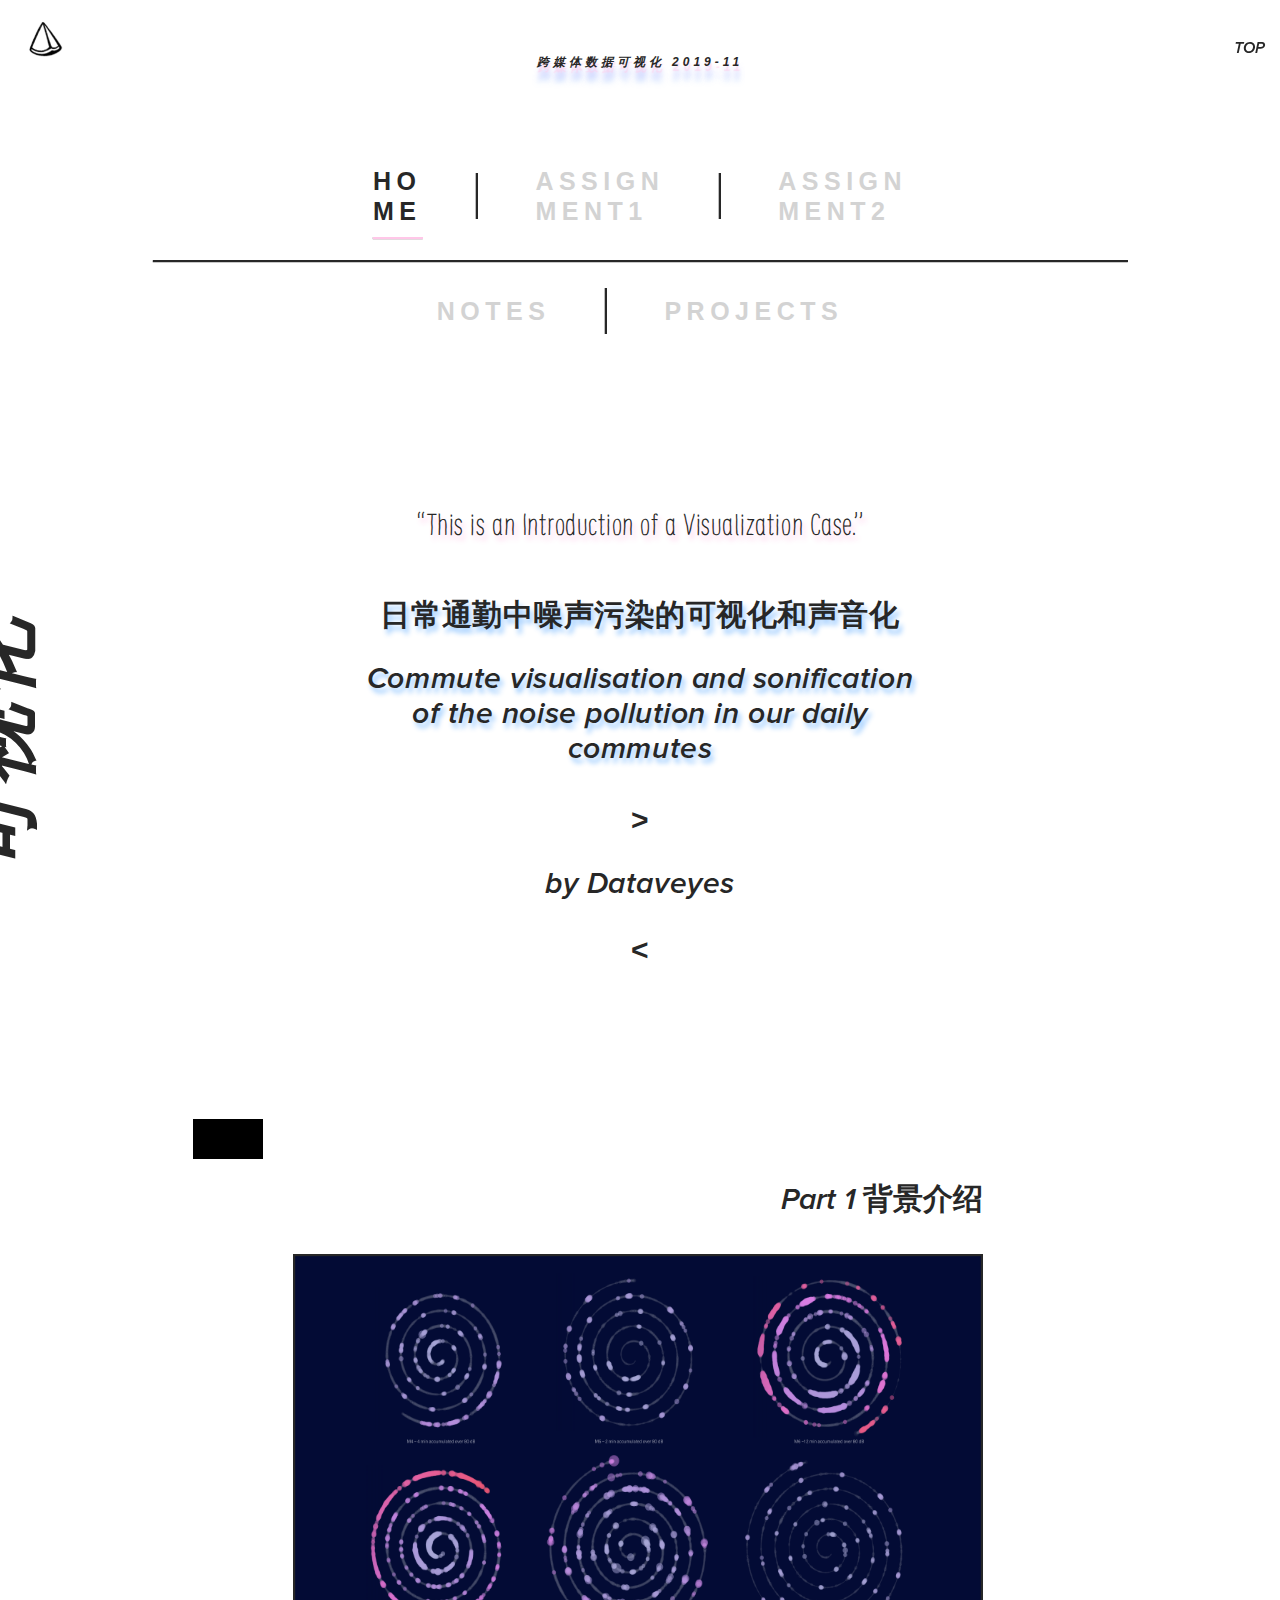
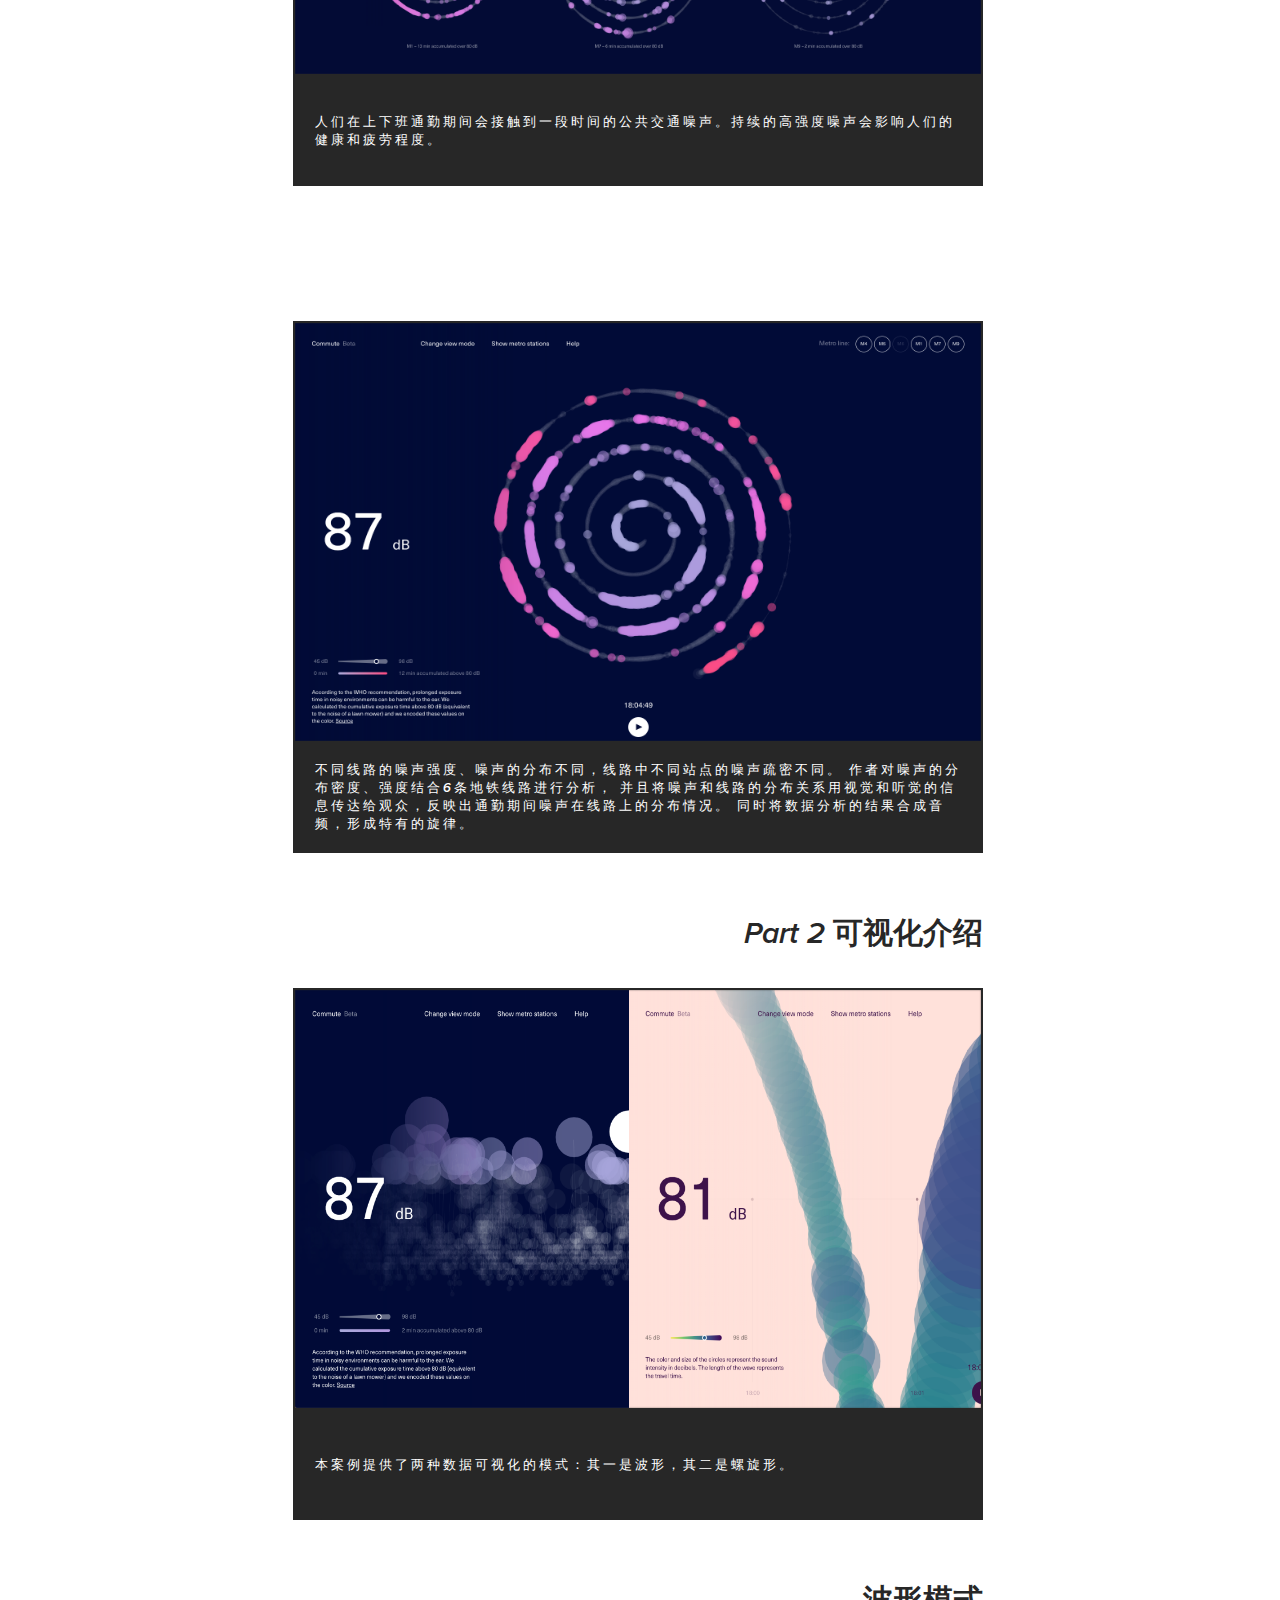
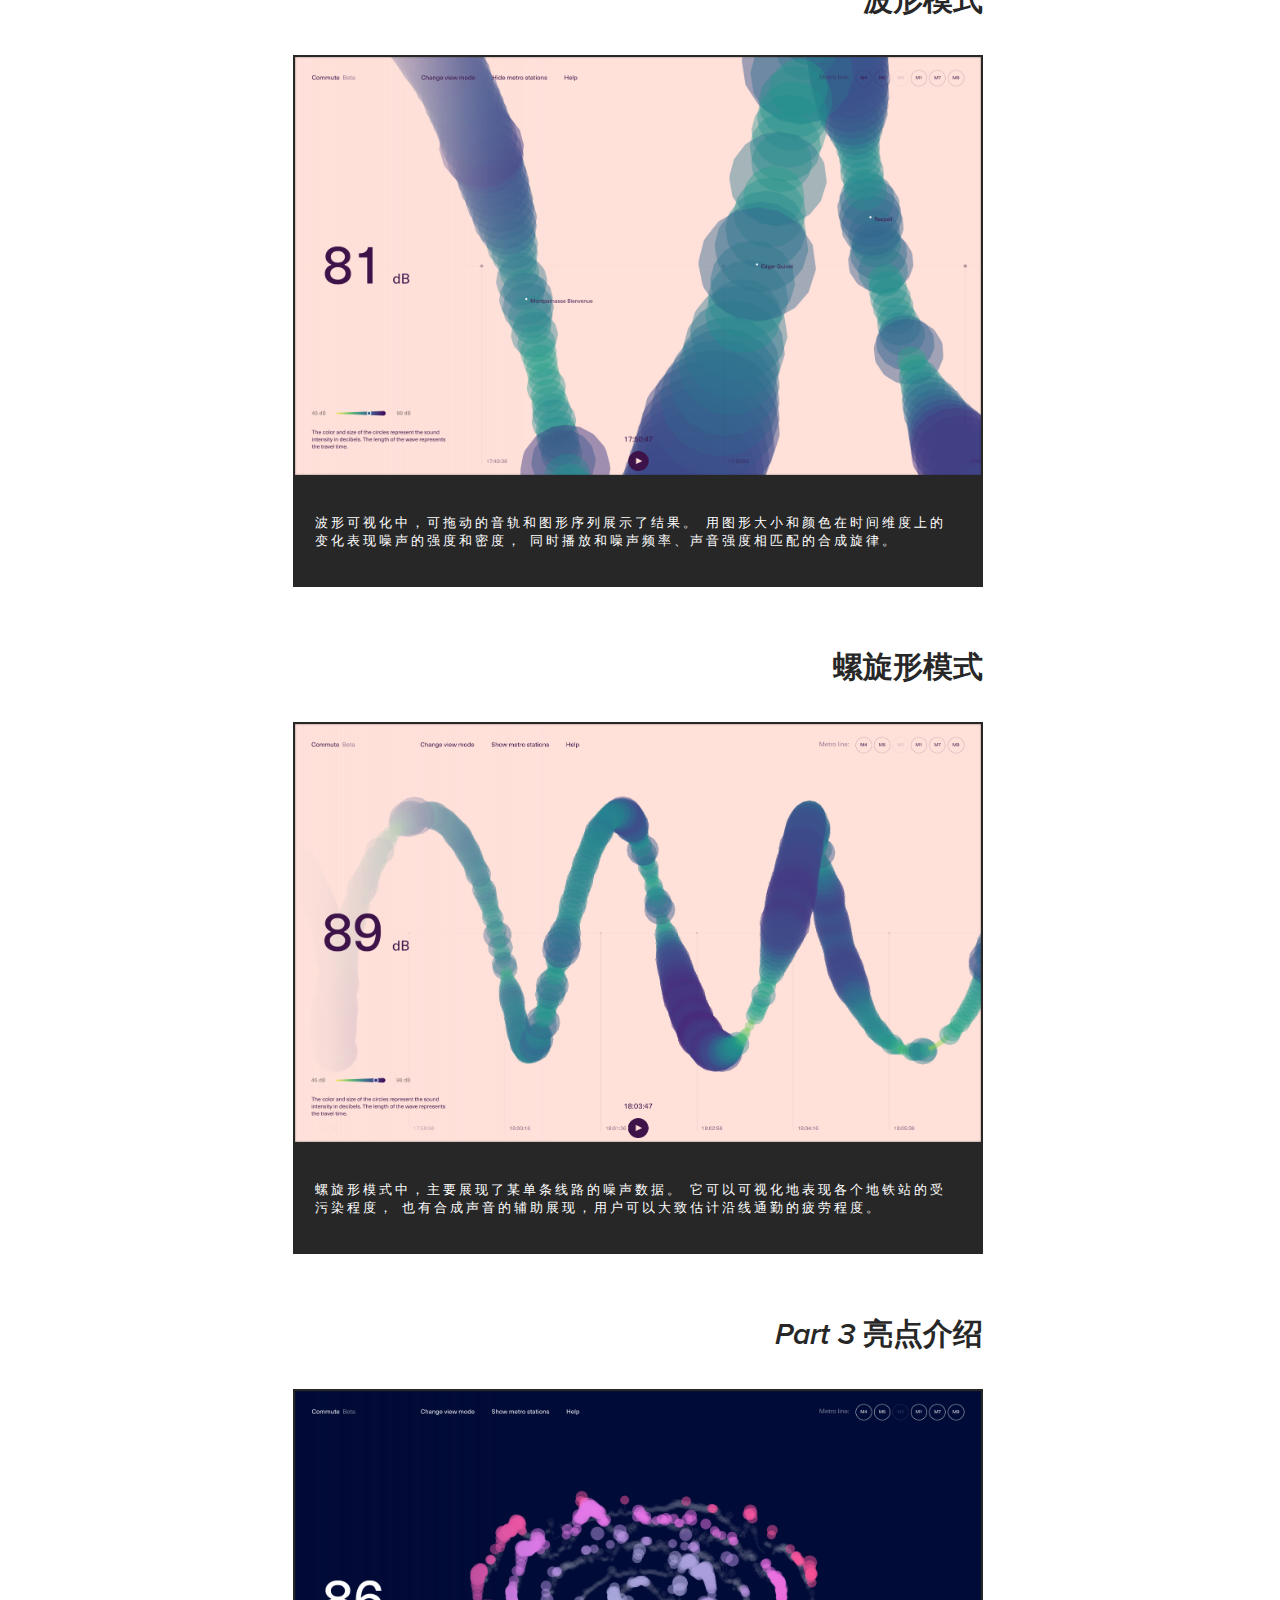
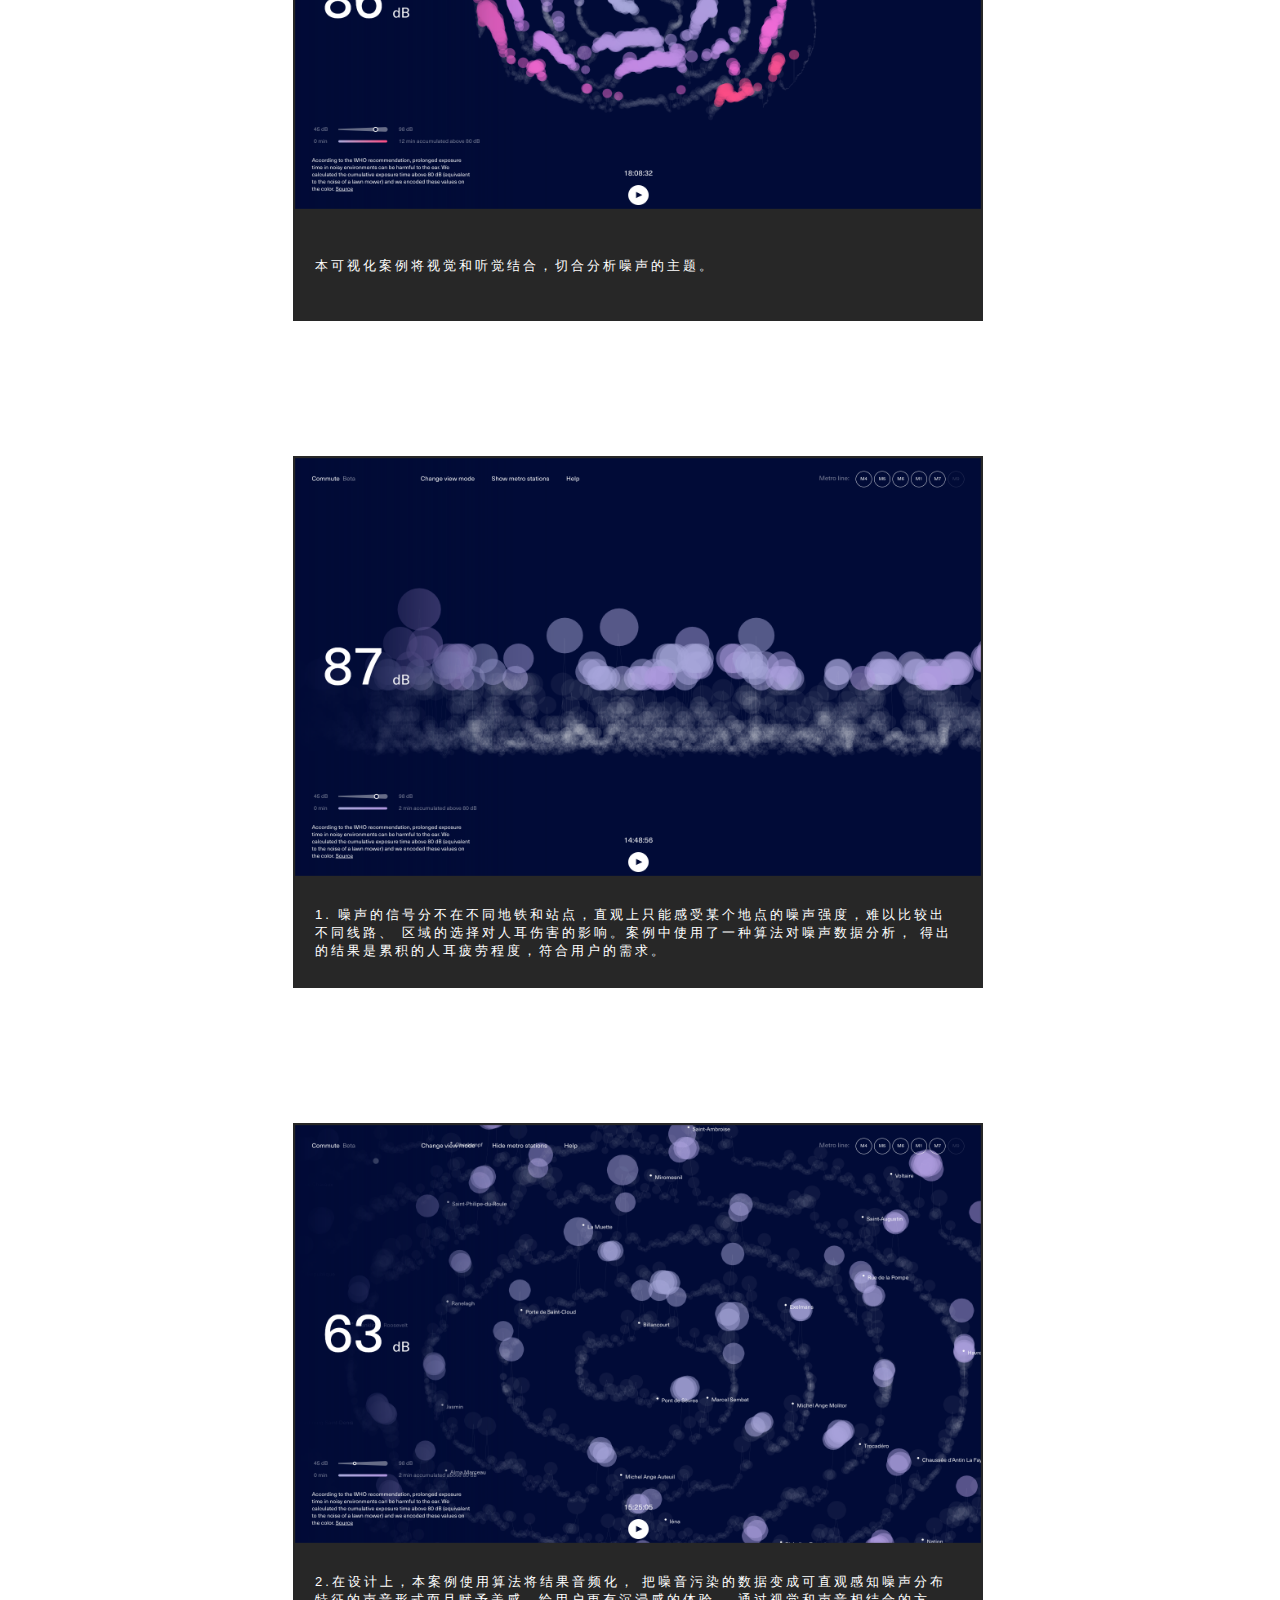
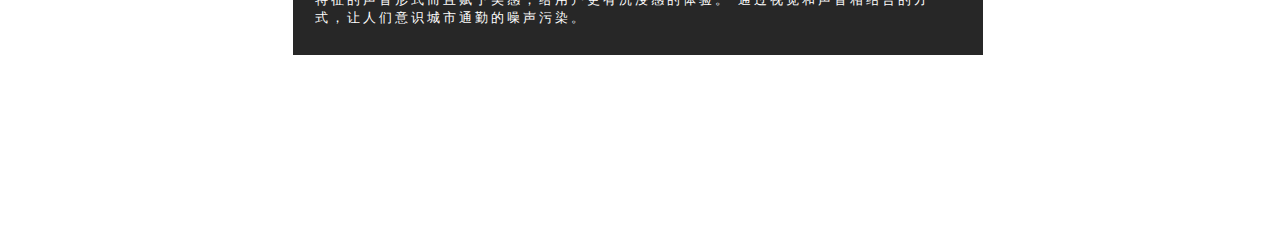
<file: hw1/index.html>
<!DOCTYPE html>
<html>
<head>
    <meta http-equiv="Content-Type" content="text/html; charset=UTF-8">
    <title>Cross Media</title>
    <meta name="desctription" content="a webpage demo.">
    <link rel="shortcut icon" href="./assets/images/icon.png">
    <link rel="icon" type="image/png" sizes="32x32" href="./assets/images/icon.png">
    <link rel="stylesheet" href="./assets/css/main.css">
    <style type="text/css" media="all" id="my"></style>
    <style>
        /*基本元素*/
        html {
            color: #272727;
            -webkit-font-smoothing: antialiased;
            -moz-osx-font-smoothing: grayscale
        }

        a {
            color: inherit;
            text-decoration: none
        }

        h1 {
            font-weight: 700;
            font-style: italic;
            font-size: 12px;
            letter-spacing: 4px
        }

        h2 {
            font-weight: 900;
            font-size: 30px;
            letter-spacing: .53px;
            line-height: 35px
        }

        h2 p {
            font-size: 90px;
        }

        h3 {
            font-weight: 600;
            font-size: 55px;
            letter-spacing: 5.5px;
            line-height: 65px
        }


        p {
            font-size: 13px;
            letter-spacing: .53px;
            line-height: 25px;
            margin-bottom: 1em
        }
        svg:hover #line{
        stroke-dashoffset: 0;
        }
        #line{
            transition: all 1s;
        }

    </style>
<!---->
</head>
<body class="slide3" data-lang="en">
<nav class="navigation" >

    <h1 class="subject">
        <span style="width: 16px; text-shadow:
                                     1px 5px 1px rgba(255,199,232,0.5),
                                     1px 10px 5px rgba(202,198,255,0.5),
                                     1px 15px 5px rgba(169,199,255,0.5);">
            跨媒体数据可视化 2019-11</span>
    </h1>
<!--    角标-->
    <div class="logo-corner">
        <img src="assets/images/icon.png" width="40">
        <a class="covering-link" href="https://github.com/Lyuflora"></a>
    </div>
<!--    右上角按钮-->
    <div class="menu-btn">
        <a class="covering-link" href="#"></a>
        <div class="top_btn" style="font-family: ProximaNova-SBItalic,sans-serif ">
            TOP
            </svg>
        </div>
    </div>
<!--    目录结束-->
</nav>

<main class="main-content">
    <header>
        <div class="menu-full">
            <ul class="menu-main-list list_full">
                <li class="active"><a class="menu-title" href="https://github.com/Lyuflora" aria-label="home">
                    <span style="width: 21px;">HO</span><br>
                    <span style="width: 21px;">ME</span>
                </a></li>
                <li><a class="menu-title" href="" aria-label="game">
                    <span style="width: 24px;">Assign</span><br>
                    <span style="width: 24px;">ment1</span></a></li>
                <li><a class="menu-title" href="" aria-label="code">
                     <span style="width: 24px;">Assign</span><br>
                    <span style="width: 24px;">ment2</span></a></li>
                </a></li>
            </ul>
<!--            目录第二行-->
            <ul class="menu-main-list">
                <li><a class="menu-title" href="https://github.com/Lyuflora/Visualization-for-Cross-Media">
                    <span style="width: 21px;">Notes</span></a>
                </li>
                <li><a class="menu-title" href=" " >
                    <span style="width: 21px;">Projects</span></a>
                </li>
            </ul>
        </div>

    </header>

    <section>

        <h2 style="font-family: Supernett,sans-serif;
            text-shadow: 3px 5px 5px rgba(255,199,232,0.9)">
            ‘‘This is an Introduction of a Visualization Case.’’<br></h2>
        <h2><span style="font-family: Frontage, Supernett,sans-serif;
            text-shadow: 3px 5px 5px rgba(144,197,255,0.9);">
            <p style="font-family: Frontage, Supernett,sans-serif; line-height: 1.5em">
                日常通勤中噪声污染的可视化和声音化</p>

            <p style="font-family:ProximaNova-SBItalic,sans-serif;font-size: 30px">
            Commute visualisation and sonification of the noise pollution in our daily commutes</p>
        </span>>
            <span><p style="font-family:ProximaNova-SBItalic,sans-serif">by Dataveyes</p></span><
        </h2>
    </section>
    <section class="container">

        <div class="background-img">
            <div class="add-image pic-1">
                <svg >
                　　<line id="line" x1="30" y1="10" x2="100" y2="10" stroke-width="20" stroke="black" stroke-dasharray="300,320"/>
                </svg>
            </div>
            <div class="add-image pic-2">
                <div class="main-image">
                   <svg >
                    　　<line id="line" x1="30" y1="10" x2="100" y2="10" stroke-width="20" stroke="black" stroke-dasharray="300,320"/>
                    </svg>
                </div>
            </div>
            <div class="add-image pic-3">
                <svg >
                    <line id="line" x1="30" y1="30" x2="100" y2="30" stroke-width="20" stroke="black" stroke-dasharray="300,320"/>
                </svg>
            </div>
            <div class="add-image pic-4">
                <svg >
                    <line id="line" x1="30" y1="30" x2="100" y2="30" stroke-width="20" stroke="black" stroke-dasharray="300,320"/>
                </svg>
            </div>
            <div class="add-image pic-5">
                <svg >
                    <line id="line" x1="30" y1="30" x2="100" y2="30" stroke-width="20" stroke="black" stroke-dasharray="300,320"/>
                </svg>
            </div>
        </div>

        <div class="block-container">
<!--            第一個box-->
            <div class="block-card">
                <div class="card-index"> Part 1 背景介绍</div>
                <a class="project-link "
                   href=" ">
                    <div class="box-rectangle" style="background-image: url(assets/images/community_vis01.png);">
                     </div>
                    <div class="black-info">
                         <span>人们在上下班通勤期间会接触到一段时间的公共交通噪声。持续的高强度噪声会影响人们的健康和疲劳程度。</span>
                    </div>
                </a>
            </div>


            <div class="block-card">
                <a class="project-link "
                   href=" ">
                    <div class="box-rectangle" style="background-image: url(assets/images/community_vis02.png);"></div>
                    <div class="black-info">
                         <span class="part-title">不同线路的噪声强度、噪声的分布不同，线路中不同站点的噪声疏密不同。
                             作者对噪声的分布密度、强度结合6条地铁线路进行分析，
                             并且将噪声和线路的分布关系用视觉和听觉的信息传达给观众，反映出通勤期间噪声在线路上的分布情况。
                            同时将数据分析的结果合成音频，形成特有的旋律。</span>
                    </div>
                </a>
            </div>


            <br>
<!--            第一個part結束-->
            <div class="block-card">
                <div class="card-index">Part 2 可视化介绍</div>
                    <a class="project-link "
                   href=" ">
                    <div class="box-rectangle" style="background-image: url(assets/images/community_vis03.png);"></div>
                    <div class="black-info">
                         <span>本案例提供了两种数据可视化的模式：其一是波形，其二是螺旋形。</span>
                    </div>
                </a>
            </div>

            <div class="block-card">
            <div class="card-index">波形模式</div>
            <a class="project-link "
                   href=" ">
                    <div class="box-rectangle" style="background-image: url(assets/images/community_vis07.png);"></div>
                    <div class="black-info">
                         <span>波形可视化中，可拖动的音轨和图形序列展示了结果。
                             用图形大小和颜色在时间维度上的变化表现噪声的强度和密度，
                             同时播放和噪声频率、声音强度相匹配的合成旋律。</span>
                    </div>
                </a>
            </div>
             <div class="block-card">
                <div class="card-index">螺旋形模式</div>
                <a class="project-link "
                   href=" ">
                    <div class="box-rectangle" style="background-image: url(assets/images/community_vis04.png);"></div>
                    <div class="black-info">
                         <span>螺旋形模式中，主要展现了某单条线路的噪声数据。
                             它可以可视化地表现各个地铁站的受污染程度，
                             也有合成声音的辅助展现，用户可以大致估计沿线通勤的疲劳程度。</span>
                    </div>
                </a>
            </div>

            <div class="block-card">
                <div class="card-index">Part 3 亮点介绍</div>
                <a class="project-link "
                   href=" ">
                    <div class="box-rectangle" style="background-image: url(assets/images/community_vis011.png);"></div>
                    <div class="black-info">
                         <span>本可视化案例将视觉和听觉结合，切合分析噪声的主题。</span>
                    </div>
                </a>
            </div>

            <div class="block-card">
            <a class="project-link "
                   href=" ">
                    <div class="box-rectangle" style="background-image: url(assets/images/community_vis012.png);"></div>
                    <div class="black-info">
                         <span>1. 噪声的信号分不在不同地铁和站点，直观上只能感受某个地点的噪声强度，难以比较出不同线路、
                             区域的选择对人耳伤害的影响。案例中使用了一种算法对噪声数据分析，
                             得出的结果是累积的人耳疲劳程度，符合用户的需求。</span>
                    </div>
                </a>
            </div>
             <div class="block-card">
            <a class="project-link "
                   href=" ">
                    <div class="box-rectangle" style="background-image: url(assets/images/community_vis06.png);"></div>
                    <div class="black-info">
                         <span>2.在设计上，本案例使用算法将结果音频化，
                             把噪音污染的数据变成可直观感知噪声分布特征的声音形式而且赋予美感，给用户更有沉浸感的体验。
                             通过视觉和声音相结合的方式，让人们意识城市通勤的噪声污染。</span>
                    </div>
                </a>
            </div>


        </div>
    </section>
</main>

</div>
<footer class="footer_fixed">
    <div class="subscript">
        <a class="github-tag"
           href="https://www.informationisbeautifulawards.com/" target="_blank">
            <span style="width: 12px;">可视化 </span>
        </a>
        </span>
    </div>

</footer>

</body>
</html>
</file>
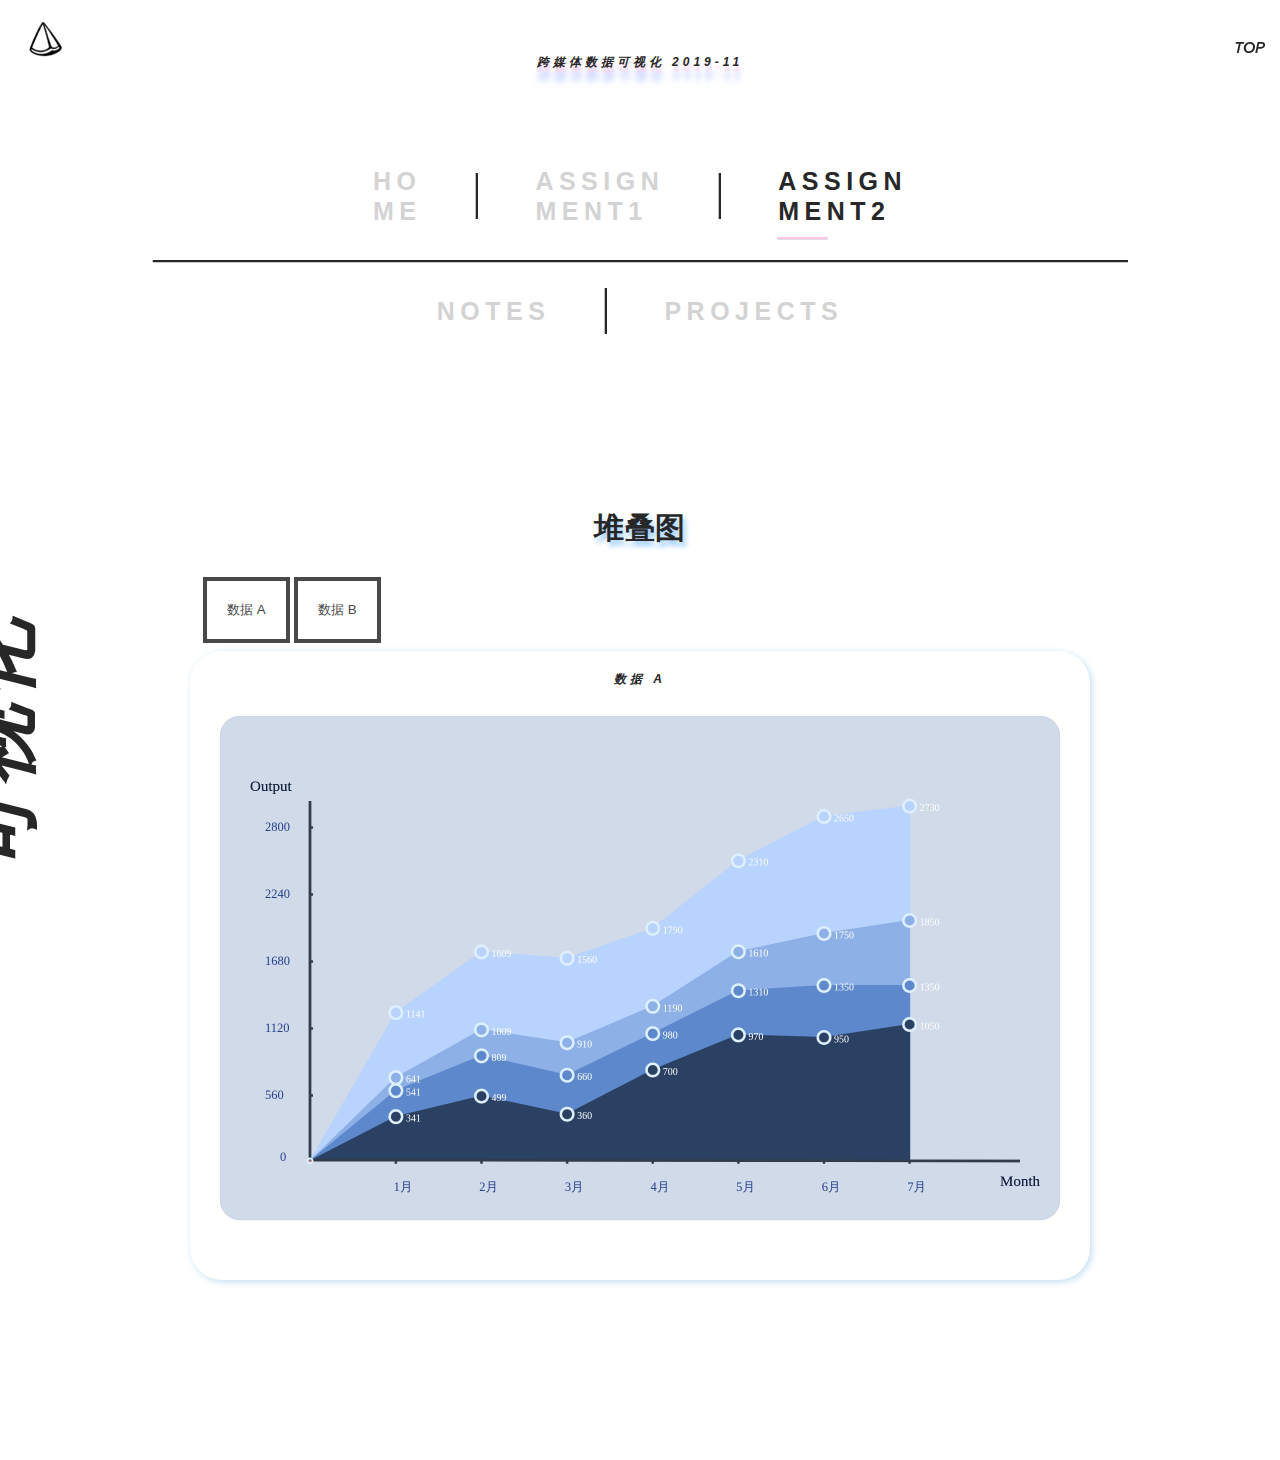
<file: hw2/index.html>
<!DOCTYPE html>
<html>
<head>
    <meta http-equiv="Content-Type" content="text/html; charset=UTF-8">
    <title>Cross Media</title>
    <meta name="desctription" content="a webpage demo.">
    <link rel="shortcut icon" href="./assets/images/icon.png">
    <link rel="icon" type="image/png" sizes="32x32" href="./assets/images/icon.png">
    <link rel="stylesheet" href="./assets/css/main.css">
    <style type="text/css" media="all" id="my"></style>
    <style>
        /*基本元素*/
        html {
            color: #272727;
            -webkit-font-smoothing: antialiased;
            -moz-osx-font-smoothing: grayscale
        }

        a {
            color: inherit;
            text-decoration: none
        }

        h1 {
            font-weight: 700;
            font-style: italic;
            font-size: 12px;
            letter-spacing: 4px
        }

        h2 {
            font-weight: 900;
            font-size: 30px;
            letter-spacing: .53px;
            line-height: 35px
        }

        h2 p {
            font-size: 90px;
        }

        h3 {
            font-weight: 600;
            font-size: 55px;
            letter-spacing: 5.5px;
            line-height: 65px
        }


        p {
            font-size: 13px;
            letter-spacing: .53px;
            line-height: 25px;
            margin-bottom: 1em
        }
        svg:hover #line{
        stroke-dashoffset: 0;
        }
        #line{
            transition: all 1s;
        }

    </style>
    <style>
        .button {
            color: #494949;
            text-transform: uppercase;
            text-decoration: none;
            background: #ffffff;
            padding: 20px;
            border: 4px solid #494949;
            display: inline-block;
            transition: all 0.4s ease 0s;
        }

        .button:hover {
            color: #ffffff !important;
            background: rgba(10, 10, 29, 0.92);
            border-color: rgba(255,219,102,1) !important;
            transition: all 0.4s ease 0s;
        }
    </style>
<!---->
</head>
<body class="slide3" data-lang="en">
<nav class="navigation" >

    <h1 class="subject">
        <span style="width: 16px; text-shadow:
                                     1px 5px 1px rgba(255,199,232,0.5),
                                     1px 10px 5px rgba(202,198,255,0.5),
                                     1px 15px 5px rgba(169,199,255,0.5);">
            跨媒体数据可视化 2019-11</span>
    </h1>
<!--    角标-->
    <div class="logo-corner">
        <img src="assets/images/icon.png" width="40">
        <a class="covering-link" href="https://github.com/Lyuflora"></a>
    </div>
<!--    右上角按钮-->
    <div class="menu-btn">
        <a class="covering-link" href="#"></a>
        <div class="top_btn" style="font-family: ProximaNova-SBItalic,sans-serif ">
            TOP
            </svg>
        </div>
    </div>
<!--    目录结束-->
</nav>

<main class="main-content">
    <header>
        <div class="menu-full">
            <ul class="menu-main-list list_full">
                <li><a class="menu-title" href="https://github.com/Lyuflora" aria-label="home">
                    <span style="width: 21px;">HO</span><br>
                    <span style="width: 21px;">ME</span>
                </a></li>
                <li><a class="menu-title" href="" aria-label="game">
                    <span style="width: 24px;">Assign</span><br>
                    <span style="width: 24px;">ment1</span></a></li>
                <li class="active"><a class="menu-title" href="" aria-label="code">
                     <span style="width: 24px;">Assign</span><br>
                    <span style="width: 24px;">ment2</span></a></li>
                </a></li>
            </ul>
<!--            目录第二行-->
            <ul class="menu-main-list">
                <li><a class="menu-title" href="https://github.com/Lyuflora/Visualization-for-Cross-Media">
                    <span style="width: 21px;">Notes</span></a>
                </li>
                <li><a class="menu-title" href=" " >
                    <span style="width: 21px;">Projects</span></a>
                </li>
            </ul>
        </div>

    </header>

    <section>

        <h2><span style="font-family: Frontage, Supernett,sans-serif;
            text-shadow: 3px 5px 5px rgba(144,197,255,0.9);">
            <p style="font-family: Frontage, Supernett,sans-serif; line-height: 1em">
                堆叠图</p>
        </span>
        </h2>
    </section>
    <section class="container" style="margin-top: 40px;">
        <span >
        <button class="button" style="margin-left: 40px;" onclick="startMovingB()">数据 A</button>
        <button class="button" onclick="startMovingA()">数据 B</button>
        <div id="text"></div>
    </span>
    <div class="container" style="margin-top: 0px;-moz-border-radius:2em; -webkit-border-radius:2em; border-radius:2em;-moz-box-shadow:2px 2px 7px #C2DFF0; -webkit-box-shadow:2px 2px 7px #C2DFF0; box-shadow:2px 2px 7px #C2DFF0;width: 900px;">
        <h1 id="charttitle" style="font-family: 'Franklin Gothic Medium', 'Arial Narrow', Arial, sans-serif; text-align: center;line-height: 15mm;">
            数据 A</h1>
        <canvas id="canvas" width="1800" height="1120" style="margin-top: 0;width:900px;height:560px"></canvas>
    </div>

    <script src="./assets/js/stackMap.js"></script>

    </section>
</main>

</div>
<footer class="footer_fixed">
    <div class="subscript">
        <a class="github-tag"
           href="https://www.informationisbeautifulawards.com/" target="_blank">
            <span style="width: 12px;">可视化 </span>
        </a>
        </span>
    </div>

</footer>

</body>
</html>
</file>
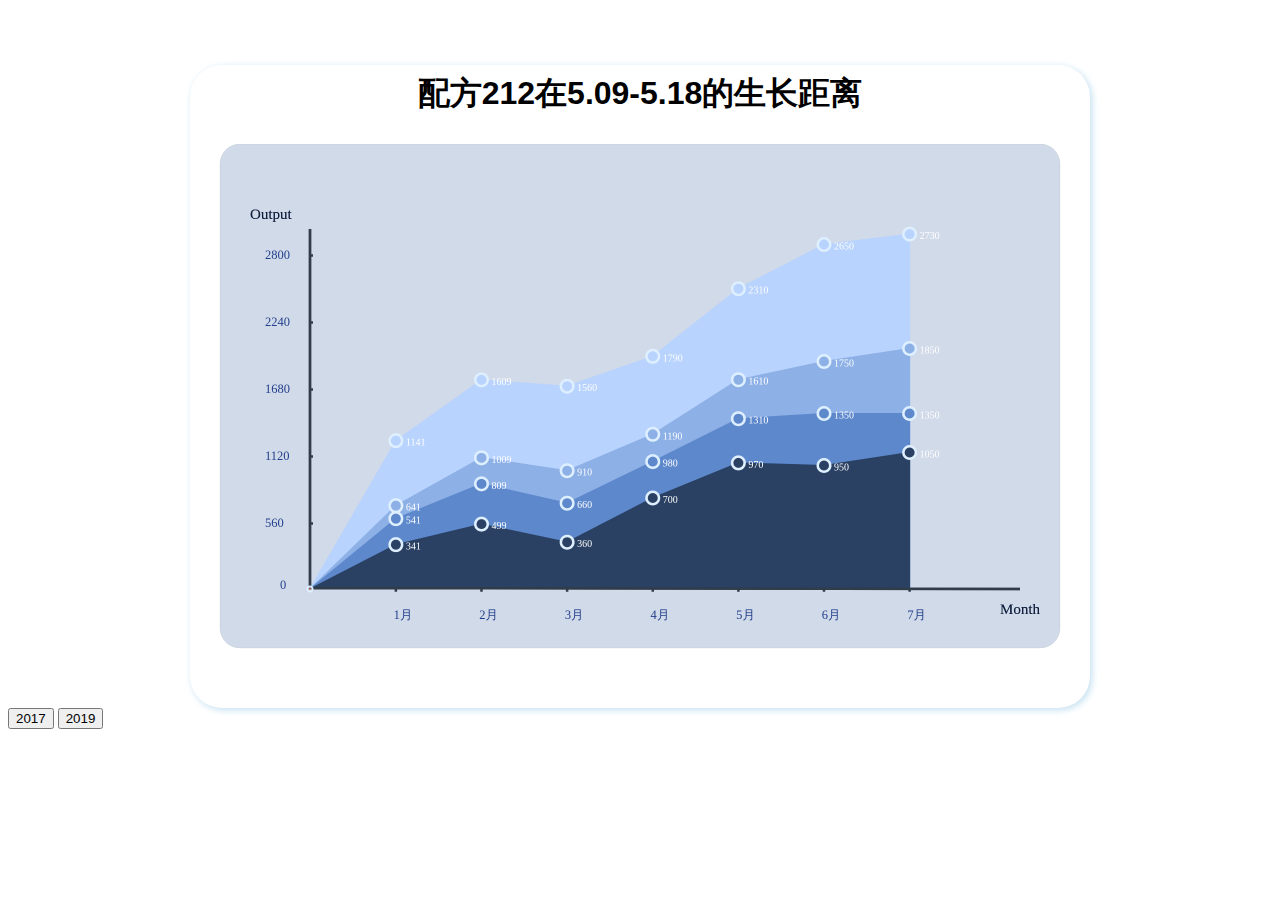
<file: hw2/form.html>
<!DOCTYPE html>
<html lang="en">
<head>
    <meta charset="UTF-8">
    <title>Form</title>
     <style type="text/css">
        .container{
          margin:0 auto;
          width:900px;
        }
        #color{
			height:40px;
			width:40px;
		}
            #text{
        padding-left:10px;
        line-height:40px;
		}
    </style>
</head>
<body>
    <span>
        <br><br>
    </span>
    <div class="container" style="-moz-border-radius:2em; -webkit-border-radius:2em; border-radius:2em;-moz-box-shadow:2px 2px 7px #C2DFF0; -webkit-box-shadow:2px 2px 7px #C2DFF0; box-shadow:2px 2px 7px #C2DFF0;">
        <h1 id="charttitle" style="font-family: 'Franklin Gothic Medium', 'Arial Narrow', Arial, sans-serif; text-align: center;line-height: 15mm;">
            配方212在5.09-5.18的生长距离</h1>
        <canvas id="canvas" width="1800" height="1120" style="margin-top: 0;width:900px;height:560px"></canvas>
    </div>
    <div>

        <button class="button_graph" onclick="startMovingB()">2017</button>
        <button class="button_graph" onclick="startMovingA()">2019</button>
        <div id="color"></div>
        <div id="text"></div>
    </div>
    <script src="./assets/js/stackMap.js"></script>

</body>
</html>
</file>
<file: hw1/assets/css/main.css>
body, html {
    margin: 0;
    font-family: Geometria, sans-serif;
    overflow-x: hidden
}


/*font*/
@font-face {
    font-family: Supernett;
    src: url("../fonts/Supernett-cn Light.otf") format("woff2"), url("../fonts/Supernett-cn Light.otf") format("otf");
    font-weight: 700;
    font-style: italic
}
@font-face {
    font-family: Frontage;
    src: url("../fonts/FrontageCondensed-Outline_0.otf") format("woff2"), url("../fonts/FrontageCondensed-Outline_0.otf") format("otf");
    font-weight: 700;
}
@font-face {
    font-family: ProximaNova-SBItalic;
    src: url("../fonts/ProximaNova-SemiboldItalic.otf") format("woff2"), url("../fonts/ProximaNova-SemiboldItalic.otf") format("otf");
    font-weight: 700;
    font-style: italic
}

/*右下角标签*/
.github-tag {
    font-size: 82px;
    letter-spacing: 4px;
    font-weight: 700;
    font-style: italic;
    margin: 0;
    text-transform: uppercase;
    line-height: 1em
}

@media (max-width: 904px) {
    .github-tag {
        font-size: 11px;
        letter-spacing: 2.4px
    }
}

.ticker__set span[aria-hidden] {
    display: inline-block
}

.subscript {
    display: flex;
    align-items: center;
    -ms-flex-pack: start;
    justify-content: flex-start;
    -webkit-transform: rotate(-90deg);
    -webkit-transform-origin: 0 100%;
    left: 38px;
    bottom: 27px;
    position: fixed;
    z-index: 10
}

.subscript:hover {
    left: 94px;
}

.subscript a {
    display: inline-block;
    white-space: nowrap
}

footer.footer_fixed {
    bottom: 0;
    left: 0;
    padding: 0 25px 25px 100px;
    display: -ms-flexbox;
    display: flex;
    width: 100%;
    -ms-flex-pack: justify;
    justify-content: space-between;
    z-index: 10;
    position: absolute;
}

/*响应式布局*/
@media (max-width: 904px) {
    footer {
        padding-left: 61px;
        height: 54px
    }

    footer .copyright > * {
        line-height: 1.25em
    }

    footer .copyright br {
        display: initial
    }
}

@media (max-width: 767px) {
    footer .subscript {
        position: absolute
    }

}

/*导航*/
nav.navigation {
    width: 100%;
    display: block;
    display: -ms-flexbox;
    display: flex;
    -ms-flex-align: center;
    align-items: center;
    position: absolute;
    height: 0
}

nav.navigation h1 {
    position: absolute;
    top: 54px;
    width: 100%;
    text-align: center;
    margin: 0;
    text-transform: uppercase
}

nav.navigation h1 br {
    display: none
}

@media (max-width: 540px) {
    nav.navigation h1 br {
        display: inline
    }
}


.logo-corner {
    position: fixed;
    z-index: 20;
    width: 221px;
    height: 82px;
    top: 19px;
    left: 25px
}

.menu-btn {
    top: 40px;
    position: fixed;
    z-index: 41;
    right: 25px;
    width: 21px;
    height: 36px
}

.menu-btn.menu-btn-holder {
    position: absolute;
    top: 0;
    left: 0;
    width: 100%;
    height: 100%
}

 main.main-page {
    height: 100vh;
    width: 100%
}
main.main-page {
    position: relative
}

@media (max-width: 904px) {
    #deeper {
        bottom: 23px;
        display: block
    }
}

header .menu-small h5 {
    font-weight: 700;
    font-style: italic;
    font-size: 12px;
    letter-spacing: 4px
}

header .menu-full {
    position: absolute;
    top: 166px;
    width: 100%;
    left: 0
}

@media (min-width: 768px) and (max-width: 1100px) {
    header .menu-full {
        top: 130px
    }
}

@media (max-width: 767px) {
    header .menu-full {
        display: none
    }
}

header ul {
    margin: 0;
    padding: 0
}

header ul li {
    list-style: none;
    position: relative
}

header ul.menu-main-list {
    color: #d3d3d3;
    width: 975px;
    margin-left: auto;
    margin-right: auto;
    position: relative;
    display: -ms-flexbox;
    display: flex;
    -ms-flex-pack: center;
    justify-content: center;
    -ms-flex-align: center;
    align-items: center
}

header ul.menu-main-list.list_full {
    margin-bottom: 70px;
    -ms-flex-pack: center;
    justify-content: center
}

header ul.menu-main-list.list_full:after {
    content: "";
    position: absolute;
    bottom: -36px;
    left: 0;
    width: 100%;
    height: 2px;
    -webkit-box-shadow: -.25px .3px .15px #272727;
    box-shadow: -.25px .3px .15px #272727;
    background: #272727
}

header ul.menu-main-list li {
    font-weight: 800;
    font-size: 25px;
    letter-spacing: 5.5px;
    line-height: 30px;
    text-transform: uppercase;
    -webkit-transition: all .2s ease-in-out;
    transition: all .2s ease-in-out;
    padding: 0 57px
}
/*鼠标悬浮主目录*/
header ul.menu-main-list li:not(.active):hover {
    color: #272727;
    -webkit-transition: all .15s ease-in-out;
    transition: all .15s ease-in-out
}

header ul.menu-main-list li a {
    display: block;
    position: relative;
    white-space: nowrap
}

header ul.menu-main-list li:not(:last-of-type):after {
    content: "";
    position: absolute;
    right: 0;
    top: 50%;
    margin-top: -23px;
    height: 46px;
    width: 2px;
    -webkit-box-shadow: -.3px 0 0 #272727;
    box-shadow: -.3px 0 0 #272727;
    background: #272727
}
/*标记*/
header ul.menu-main-list li.active {
    color: #272727
}

header ul.menu-main-list li.active a:before {
    content: "";
    width: 2em;
    height: 2px;
    -webkit-box-shadow: -.25px .3px .15px #8c6d7b;
    bottom: -13px;
    background: #ffc7e8;
    position: absolute;
    display: block
}

@media (max-width: 1100px) {
    header ul.menu-main-list {
        width: 630px;
        margin-bottom: 40px
    }

    header ul.menu-main-list:after {
        bottom: 20px
    }

    header ul.menu-main-list li {
        font-size: 18px;
        letter-spacing: 4px;
        line-height: 24px;
        padding: 0 30px
    }

    header ul.menu-main-list li.active:before {
        bottom: -5px;
        width: 95%
    }

    header ul.menu-main-list li:not(:last-of-type):after {
        margin-top: -17px;
        height: 34px
    }
}

main.main-content {
    overflow: hidden;
    padding-top: 100px
}

@media (min-width: 768px) {
    main.main-content {
        padding-top: 462px
    }
}

@media (min-width: 768px) and (max-width: 1100px) {
    main.main-content {
        padding-top: 404px
    }
}

main.main-content h2 {
    width: 580px;
    margin: 45px auto 0;
    text-align: center
}

main.main-content h2 p {
    font: inherit
}

main.main-content .container {
    margin: 152px auto 180px
}

@media (max-width: 810px) {
    main.main-content .container {
        margin-top: 0
    }
}

@media (max-width: 374px) {
    main.main-content .container {
        margin-bottom: 250px
    }
}

main.main-content .block-container {
    display: -ms-flexbox;
    display: flex;
    -ms-flex-wrap: wrap;
    flex-wrap: wrap;
    -ms-flex-pack: justify;
    justify-content: space-between;
    width: 100%;
    position: relative;
    z-index: 9
}
.part-title {
    font-family: ProximaNova-SBItalic,sans-serif
}
.block-card {
    display: block;
    width: 690px;
    margin-left: 130px;
    position: relative
}

.block-card a.project-link {
    display: block;
    background: #272727
}

@media (max-width: 724px) {
    .block-card {
        margin: 135px auto 0
    }

    .block-card:first-of-type {
        margin-top: 0
    }
}

@media (min-width: 725px) and (max-width: 1099px) {


    .block-card:last-of-type:not(:nth-of-type(n)) {
        margin-right: auto
    }
}

@media (min-width: 1100px) {


    .block-card:nth-of-type(n) {
        margin-top: 135px
    }

}

.block-card .card-index {
    top: -75px;
    right: 0;
    position: absolute;
    font-weight: 700;
    font-family: ProximaNova-SBItalic,sans-serif;
    font-size: 30px;
    letter-spacing: 0
}

.block-card .box-rectangle {
    height: 422px;
    position: relative
}

.block-card .black-info {
    height: 110px;
    color: #fff;
    background: #272727;
    padding: 0 22px;
    display: -ms-flexbox;
    display: flex;
    align-items: center
}
/*文字介绍*/
.block-card .black-info > span {
    font-weight: 400;
    font-size: 13px;
    letter-spacing: 3px;
    line-height: 18px;
    text-transform: uppercase;
    -webkit-transition: all .2s ease-in-out;
    transition: all .2s ease-in-out
}

.add-image {
    position: absolute;
    z-index: 3
}

.container {
    margin-bottom: 154px
}


@media (max-height: 1079px) {


    .container {
        margin-left: auto;
        margin-right: auto;
        position: relative;
        max-width: 700px;
        padding: 0 60px
    }

    @media (max-width: 724px) {
        .container {
            max-width: 590px;
            padding: 0 30px
        }
    }

    @media (min-width: 1100px) {
        .container {
            max-width: none;
            width: 954px;
            padding-left: 0;
            padding-right: 0
        }
    }

    .box-rectangle {
        background-image: url("../images/idle.gif");
        background-repeat: no-repeat;
        background-size: 100% 100%;
        background-color: #fff;
        background-position: 50%;
        border: 2px solid #272727;
        position: relative
    }

    .box-rectangle:after {
        content: "";
        width: 100%;
        height: 100%;
        display: block;
        position: absolute;
        top: 0;
        left: 0;
        -webkit-box-shadow: inset 0 0 1.5px #272727;
        box-shadow: inset 0 0 1.5px #272727;
        z-index: 1
    }

    a.covering-link {
        width: 100%;
        height: 100%;
        top: 0;
        left: 0;
        position: absolute;
        z-index: 3;
        display: block;
        cursor: pointer;
        background-image: url("../images/icon.png");
        background-size: 0 0;
        background-repeat: no-repeat
    }

    img, svg {
        display: block
    }

    html, html * {
        -webkit-box-sizing: border-box;
        box-sizing: border-box
    }
}
</file>
<file: hw2/assets/css/main.css>
body, html {
    margin: 0;
    font-family: Geometria, sans-serif;
    overflow-x: hidden
}


/*font*/
@font-face {
    font-family: Supernett;
    src: url("../fonts/Supernett-cn Light.otf") format("woff2"), url("../fonts/Supernett-cn Light.otf") format("otf");
    font-weight: 700;
    font-style: italic
}
@font-face {
    font-family: Frontage;
    src: url("../fonts/FrontageCondensed-Outline_0.otf") format("woff2"), url("../fonts/FrontageCondensed-Outline_0.otf") format("otf");
    font-weight: 700;
}
@font-face {
    font-family: ProximaNova-SBItalic;
    src: url("../fonts/ProximaNova-SemiboldItalic.otf") format("woff2"), url("../fonts/ProximaNova-SemiboldItalic.otf") format("otf");
    font-weight: 700;
    font-style: italic
}

/*右下角标签*/
.github-tag {
    font-size: 82px;
    letter-spacing: 4px;
    font-weight: 700;
    font-style: italic;
    margin: 0;
    text-transform: uppercase;
    line-height: 1em
}

@media (max-width: 904px) {
    .github-tag {
        font-size: 11px;
        letter-spacing: 2.4px
    }
}

.ticker__set span[aria-hidden] {
    display: inline-block
}

.subscript {
    display: flex;
    align-items: center;
    -ms-flex-pack: start;
    justify-content: flex-start;
    -webkit-transform: rotate(-90deg);
    -webkit-transform-origin: 0 100%;
    left: 38px;
    bottom: 27px;
    position: fixed;
    z-index: 10
}

.subscript:hover {
    left: 94px;
}

.subscript a {
    display: inline-block;
    white-space: nowrap
}

footer.footer_fixed {
    bottom: 0;
    left: 0;
    padding: 0 25px 25px 100px;
    display: -ms-flexbox;
    display: flex;
    width: 100%;
    -ms-flex-pack: justify;
    justify-content: space-between;
    z-index: 10;
    position: absolute;
}

/*响应式布局*/
@media (max-width: 904px) {
    footer {
        padding-left: 61px;
        height: 54px
    }

    footer .copyright > * {
        line-height: 1.25em
    }

    footer .copyright br {
        display: initial
    }
}

@media (max-width: 767px) {
    footer .subscript {
        position: absolute
    }

}

/*导航*/
nav.navigation {
    width: 100%;
    display: block;
    display: -ms-flexbox;
    display: flex;
    -ms-flex-align: center;
    align-items: center;
    position: absolute;
    height: 0
}

nav.navigation h1 {
    position: absolute;
    top: 54px;
    width: 100%;
    text-align: center;
    margin: 0;
    text-transform: uppercase
}

nav.navigation h1 br {
    display: none
}

@media (max-width: 540px) {
    nav.navigation h1 br {
        display: inline
    }
}


.logo-corner {
    position: fixed;
    z-index: 20;
    width: 221px;
    height: 82px;
    top: 19px;
    left: 25px
}

.menu-btn {
    top: 40px;
    position: fixed;
    z-index: 41;
    right: 25px;
    width: 21px;
    height: 36px
}

.menu-btn.menu-btn-holder {
    position: absolute;
    top: 0;
    left: 0;
    width: 100%;
    height: 100%
}

 main.main-page {
    height: 100vh;
    width: 100%
}
main.main-page {
    position: relative
}

@media (max-width: 904px) {
    #deeper {
        bottom: 23px;
        display: block
    }
}

header .menu-small h5 {
    font-weight: 700;
    font-style: italic;
    font-size: 12px;
    letter-spacing: 4px
}

header .menu-full {
    position: absolute;
    top: 166px;
    width: 100%;
    left: 0
}

@media (min-width: 768px) and (max-width: 1100px) {
    header .menu-full {
        top: 130px
    }
}

@media (max-width: 767px) {
    header .menu-full {
        display: none
    }
}

header ul {
    margin: 0;
    padding: 0
}

header ul li {
    list-style: none;
    position: relative
}

header ul.menu-main-list {
    color: #d3d3d3;
    width: 975px;
    margin-left: auto;
    margin-right: auto;
    position: relative;
    display: -ms-flexbox;
    display: flex;
    -ms-flex-pack: center;
    justify-content: center;
    -ms-flex-align: center;
    align-items: center
}

header ul.menu-main-list.list_full {
    margin-bottom: 70px;
    -ms-flex-pack: center;
    justify-content: center
}

header ul.menu-main-list.list_full:after {
    content: "";
    position: absolute;
    bottom: -36px;
    left: 0;
    width: 100%;
    height: 2px;
    -webkit-box-shadow: -.25px .3px .15px #272727;
    box-shadow: -.25px .3px .15px #272727;
    background: #272727
}

header ul.menu-main-list li {
    font-weight: 800;
    font-size: 25px;
    letter-spacing: 5.5px;
    line-height: 30px;
    text-transform: uppercase;
    -webkit-transition: all .2s ease-in-out;
    transition: all .2s ease-in-out;
    padding: 0 57px
}
/*鼠标悬浮主目录*/
header ul.menu-main-list li:not(.active):hover {
    color: #272727;
    -webkit-transition: all .15s ease-in-out;
    transition: all .15s ease-in-out
}

header ul.menu-main-list li a {
    display: block;
    position: relative;
    white-space: nowrap
}

header ul.menu-main-list li:not(:last-of-type):after {
    content: "";
    position: absolute;
    right: 0;
    top: 50%;
    margin-top: -23px;
    height: 46px;
    width: 2px;
    -webkit-box-shadow: -.3px 0 0 #272727;
    box-shadow: -.3px 0 0 #272727;
    background: #272727
}
/*标记*/
header ul.menu-main-list li.active {
    color: #272727
}

header ul.menu-main-list li.active a:before {
    content: "";
    width: 2em;
    height: 2px;
    -webkit-box-shadow: -.25px .3px .15px #8c6d7b;
    bottom: -13px;
    background: #ffc7e8;
    position: absolute;
    display: block
}

@media (max-width: 1100px) {
    header ul.menu-main-list {
        width: 630px;
        margin-bottom: 40px
    }

    header ul.menu-main-list:after {
        bottom: 20px
    }

    header ul.menu-main-list li {
        font-size: 18px;
        letter-spacing: 4px;
        line-height: 24px;
        padding: 0 30px
    }

    header ul.menu-main-list li.active:before {
        bottom: -5px;
        width: 95%
    }

    header ul.menu-main-list li:not(:last-of-type):after {
        margin-top: -17px;
        height: 34px
    }
}

main.main-content {
    overflow: hidden;
    padding-top: 100px
}

@media (min-width: 768px) {
    main.main-content {
        padding-top: 462px
    }
}

@media (min-width: 768px) and (max-width: 1100px) {
    main.main-content {
        padding-top: 404px
    }
}

main.main-content h2 {
    width: 580px;
    margin: 45px auto 0;
    text-align: center
}

main.main-content h2 p {
    font: inherit
}

main.main-content .container {
    margin: 152px auto 180px
}

@media (max-width: 810px) {
    main.main-content .container {
        margin-top: 0
    }
}

@media (max-width: 374px) {
    main.main-content .container {
        margin-bottom: 250px
    }
}

main.main-content .block-container {
    display: -ms-flexbox;
    display: flex;
    -ms-flex-wrap: wrap;
    flex-wrap: wrap;
    -ms-flex-pack: justify;
    justify-content: space-between;
    width: 100%;
    position: relative;
    z-index: 9
}
.part-title {
    font-family: ProximaNova-SBItalic,sans-serif
}
.block-card {
    display: block;
    width: 690px;
    margin-left: 130px;
    position: relative
}

.block-card a.project-link {
    display: block;
    background: #272727
}

@media (max-width: 724px) {
    .block-card {
        margin: 135px auto 0
    }

    .block-card:first-of-type {
        margin-top: 0
    }
}

@media (min-width: 725px) and (max-width: 1099px) {


    .block-card:last-of-type:not(:nth-of-type(n)) {
        margin-right: auto
    }
}

@media (min-width: 1100px) {


    .block-card:nth-of-type(n) {
        margin-top: 135px
    }

}

.block-card .card-index {
    top: -75px;
    right: 0;
    position: absolute;
    font-weight: 700;
    font-family: ProximaNova-SBItalic,sans-serif;
    font-size: 30px;
    letter-spacing: 0
}

.block-card .box-rectangle {
    height: 422px;
    position: relative
}

.block-card .black-info {
    height: 110px;
    color: #fff;
    background: #272727;
    padding: 0 22px;
    display: -ms-flexbox;
    display: flex;
    align-items: center
}
/*文字介绍*/
.block-card .black-info > span {
    font-weight: 400;
    font-size: 13px;
    letter-spacing: 3px;
    line-height: 18px;
    text-transform: uppercase;
    -webkit-transition: all .2s ease-in-out;
    transition: all .2s ease-in-out
}

.add-image {
    position: absolute;
    z-index: 3
}

.container {
    margin-bottom: 154px
}


@media (max-height: 1079px) {


    .container {
        margin-left: auto;
        margin-right: auto;
        position: relative;
        max-width: 700px;
        padding: 0 60px
    }

    @media (max-width: 724px) {
        .container {
            max-width: 590px;
            padding: 0 30px
        }
    }

    @media (min-width: 1100px) {
        .container {
            max-width: none;
            width: 954px;
            padding-left: 0;
            padding-right: 0
        }
    }

    .box-rectangle {
        background-image: url("../images/idle.gif");
        background-repeat: no-repeat;
        background-size: 100% 100%;
        background-color: #fff;
        background-position: 50%;
        border: 2px solid #272727;
        position: relative
    }

    .box-rectangle:after {
        content: "";
        width: 100%;
        height: 100%;
        display: block;
        position: absolute;
        top: 0;
        left: 0;
        -webkit-box-shadow: inset 0 0 1.5px #272727;
        box-shadow: inset 0 0 1.5px #272727;
        z-index: 1
    }

    a.covering-link {
        width: 100%;
        height: 100%;
        top: 0;
        left: 0;
        position: absolute;
        z-index: 3;
        display: block;
        cursor: pointer;
        background-image: url("../images/icon.png");
        background-size: 0 0;
        background-repeat: no-repeat
    }

    img, svg {
        display: block
    }

    html, html * {
        -webkit-box-sizing: border-box;
        box-sizing: border-box
    }
}
</file>
